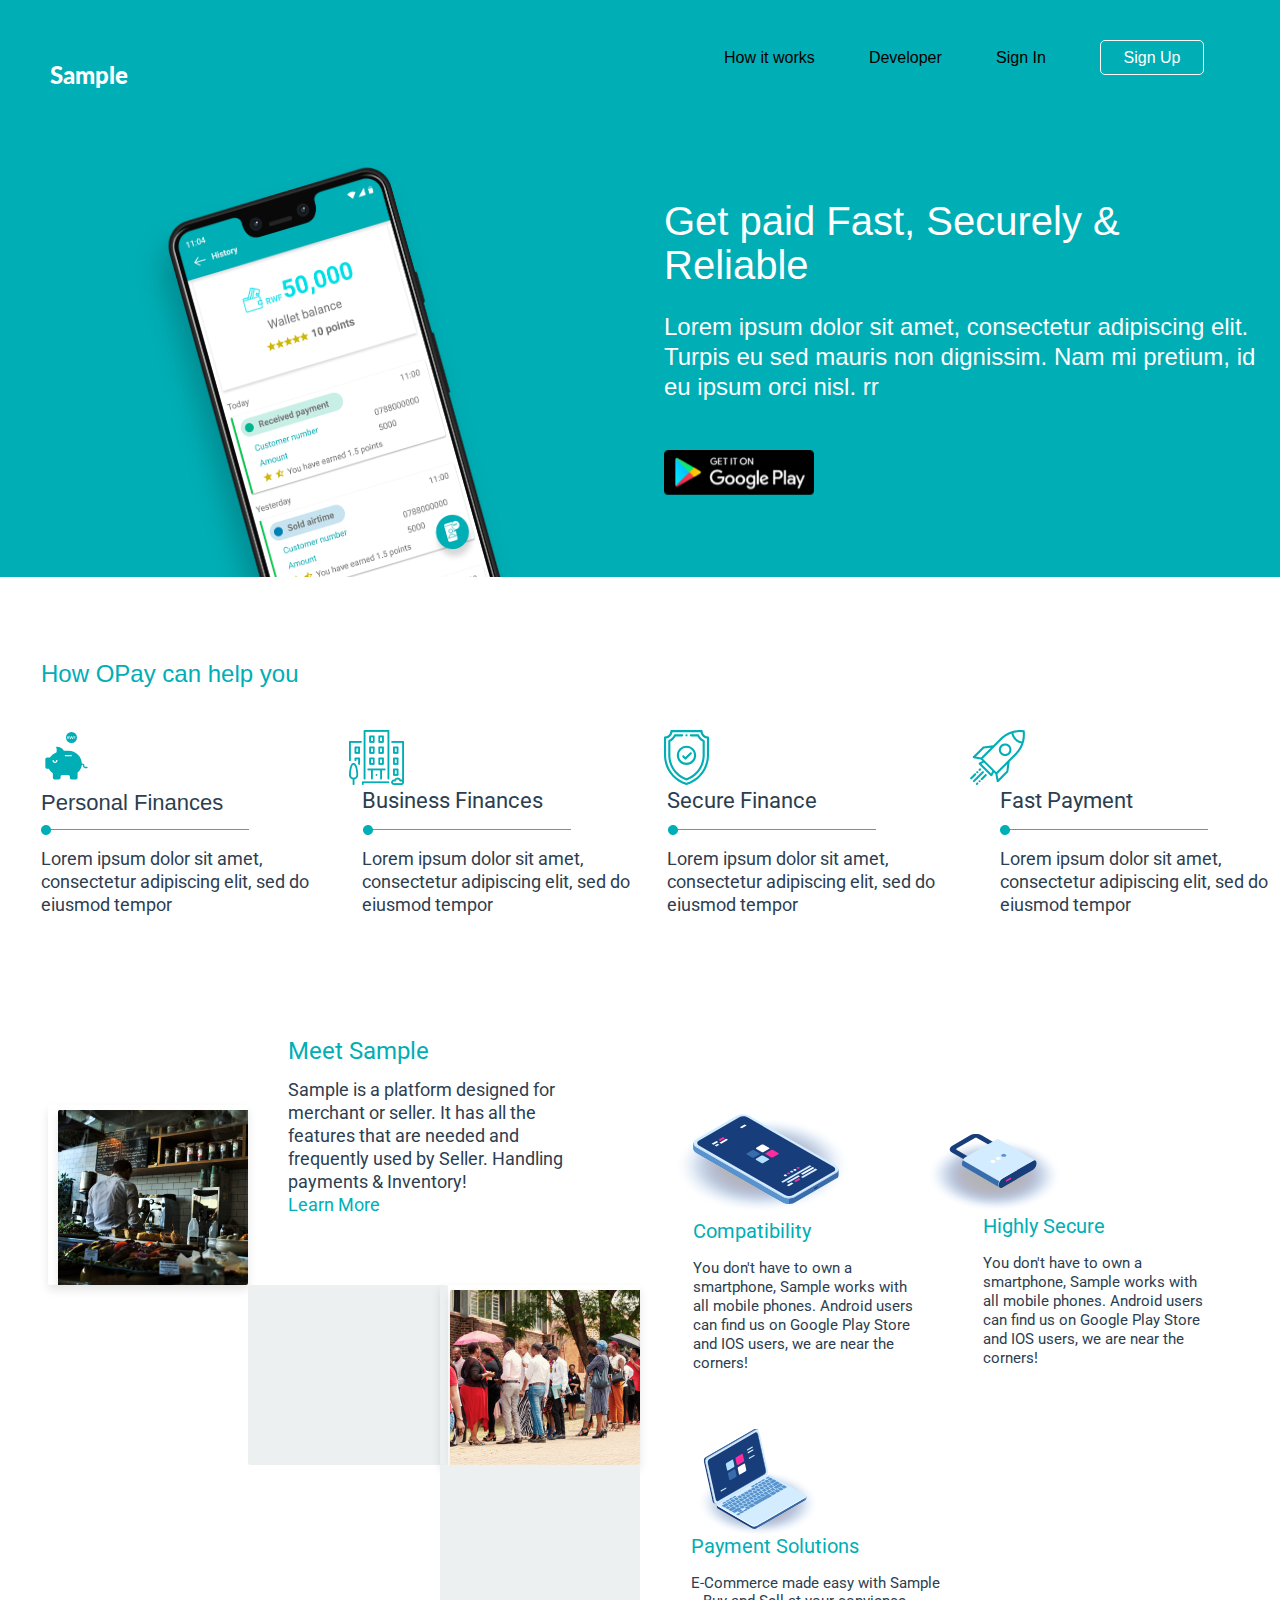
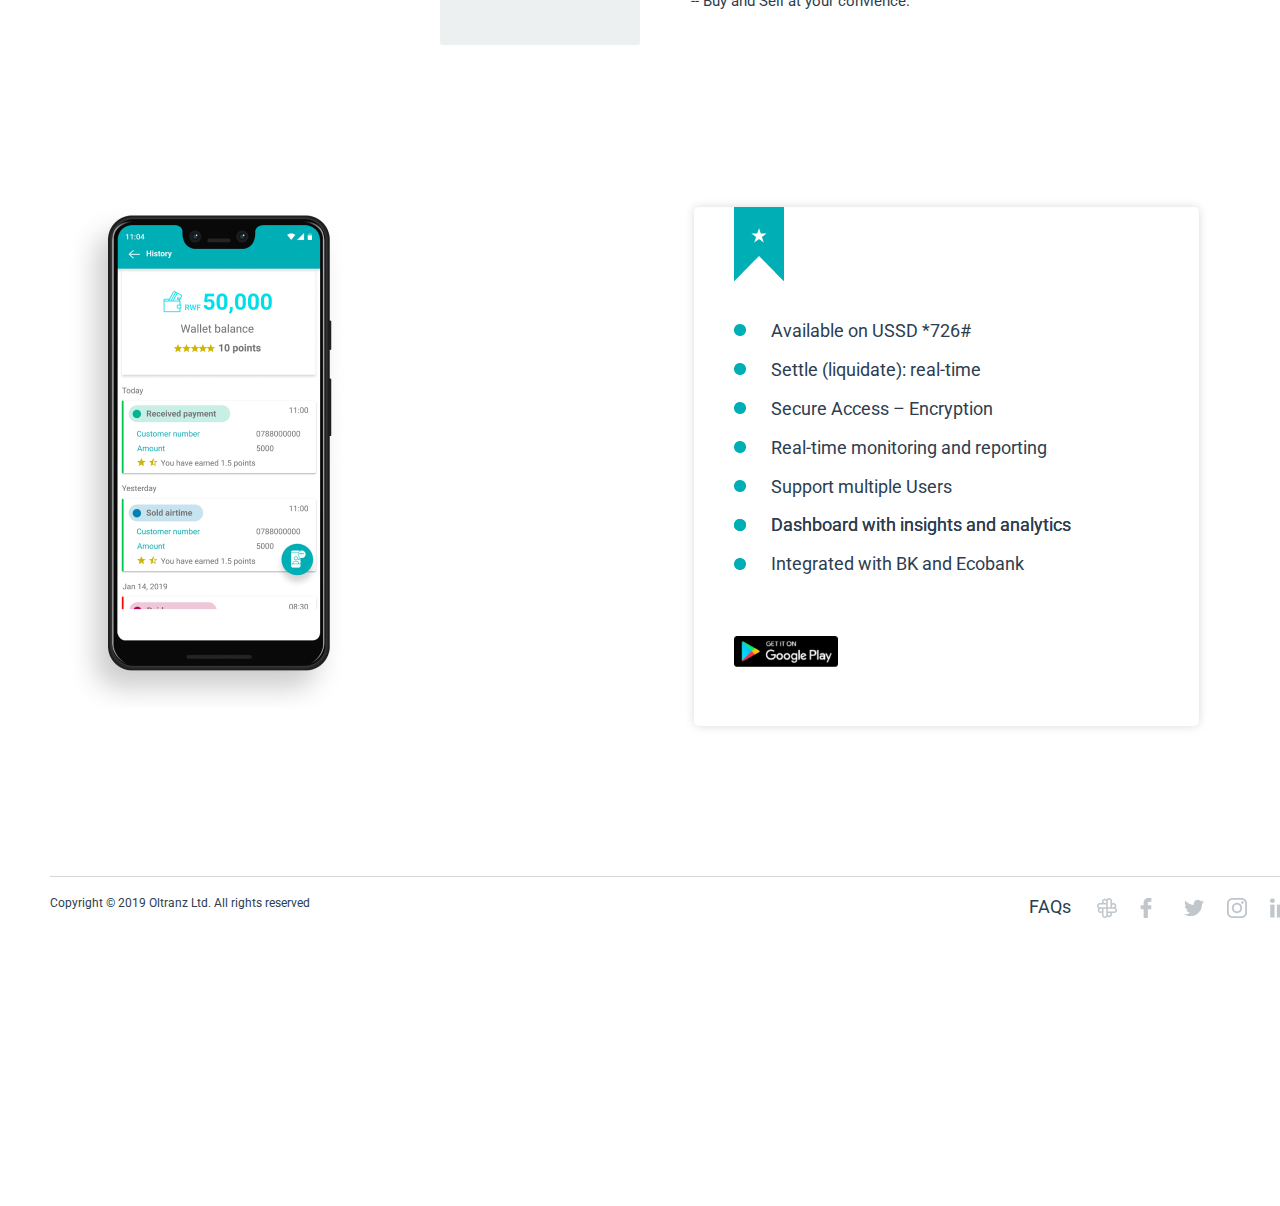
<file: index.html>
<!DOCTYPE html>
<!--[if lt IE 7]>      <html lang="en" class="no-js lt-ie9 lt-ie8 lt-ie7"> <![endif]-->
<!--[if IE 7]>         <html lang="en" class="no-js lt-ie9 lt-ie8"> <![endif]-->
<!--[if IE 8]>         <html lang="en" class="no-js lt-ie9"> <![endif]-->
<!--[if gt IE 8]><!--> <html lang="en" class="no-js"> <!--<![endif]-->
<head>
    <!-- meta charec set -->
    <meta charset="utf-8">
    <!-- Always force latest IE rendering engine or request Chrome Frame -->
    <meta http-equiv="X-UA-Compatible" content="IE=edge,chrome=1">
    <!-- Page Title -->
    <title>Home</title>
    <meta name="viewport" content="width=device-width, initial-scale=1">
    <!-- Google Font -->
    <link href="https://fonts.googleapis.com/css?family=Lato&display=swap" rel="stylesheet">
    <link href='css/w3.css' rel='stylesheet' type='text/css'>
    <link href='css/main.css' rel='stylesheet' type='text/css'>
    <link href="https://fonts.googleapis.com/css?family=Lato|Roboto&display=swap" rel="stylesheet">
</head>
<body>
<div class="container">
<div class="w3-row-padding">
    <div class="w3-col m12">
        <div class="background">
            <h1 class="sample">Sample</h1>
            <div class="bg-image-class">
            <img src="images/mobile.png" class="bg-image" />
            </div>
            <div class="bg-text-1">Get paid Fast, Securely & Reliable</div>
            <div class="bg-text-2">Lorem ipsum dolor sit amet, consectetur adipiscing elit. Turpis eu sed mauris non dignissim. Nam mi pretium, id eu ipsum orci nisl. rr</div>
            <div class="playstore"></div>
            <div class="links w3-right">
                <ul class="links-list">
                    <li><a href="#">How it works</a></li>
                    <li><a href="#">Developer</a></li>
                    <li><a href="login.html">Sign In</a></li>
                    <li><button class="signup" onclick="signup();">Sign Up</button></li>
                    <script>
                       function signup(){
                        window.location='register.html';
                       }
                    </script>
                </ul>
            </div>
            <div class="upper">
            <div class="how-opay">How OPay can help you </div>
            <div class="container">
            <div class="row" style="margin-left:139px;margin-top:40px;margin-right:auto;">
            <div class="w3-col m3">
                <img src="images/piggybank.svg" class="piggybank"/>
                <span class="personal-finance">Personal Finances</span>
                <img src="images/line.png" class="line"/>
                <span class="piggy-text">Lorem ipsum dolor sit amet, consectetur adipiscing elit, sed do eiusmod tempor</span>
                </div>
                <div class="w3-col m3">
                    <img src="images/building.png" class="building"/>
                    <span class="business-finances">Business Finances</span>
                    <img src="images/line.png"  class="line2"/>
                    <span class="business-text">
                        Lorem ipsum dolor sit amet, consectetur adipiscing elit, sed do eiusmod tempor
                    </span>
                </div>
                <div class="w3-col m3">
                    <img src="images/shield.svg" class="shield"/>
                    <span class="shielder">Secure Finance</span>
                    <img src="images/line.png"  class="line3" />
                    <span class="shield-text">Lorem ipsum dolor sit amet, consectetur adipiscing elit, sed do eiusmod tempor</span>
                </div>
                <div class="w3-col m3">
                    <span class="plane-hd">Fast Payment</span>
                    <img src="images/plane.png" class="plane"/>
                    <img src="images/line.png"  class="line4" />
                    <span class="plane-text">Lorem ipsum dolor sit amet, consectetur adipiscing elit, sed do eiusmod tempor</span>
                </div>
            </div>
            </div>
            </div>

            <div class="sample-hd">Meet Sample</div>
            <div class="sample-text">Sample is a platform designed for merchant or seller. It has all the features that are needed and frequently used by Seller. Handling payments & Inventory!
                <br/><a href="#" style="text-decoration:none;color:#00AEB5;">Learn More</a></div>
            <div class="bar"></div>
            <div>
                <img src="images/terd.svg" class="mobile-pics"/>
            </div>
            <div class="compatible">Compatibility</div>
            <div class="compatible-text">You don't have to own a smartphone, Sample works with all mobile phones. Android users can find us on Google Play Store and IOS users, we are near the corners!</div>
                <img src="images/secure.svg" class="secure"/>
            <div class="secure-text">Highly Secure</div>
            <div class="secure-text-2">You don't have to own a smartphone, Sample works with all mobile phones. Android users can find us on Google Play Store and IOS users, we are near the corners!</div>
            <div class="book-space"></div>
            <div class="james"></div>
            <div class="book-space2"></div>
            <div class="laptop"><img src="images/lap.svg"></div>
            <div class="payment-solution">Payment Solutions</div>
            <span class="pay-text">E-Commerce made easy with Sample -- Buy and Sell at your convience.</span>

           <div class="android-page"></div>
            <div class="rectangle-box"></div>
            <img src="images/tag.png" class="tag" />
            <img src="images/ellipse.png" class="dot1" />
            <span class="dot1-text">Available on USSD *726# </span>
            <img src="images/ellipse.png" class="dot2" />
            <span class="dot2-text"> Settle (liquidate): real-time</span>
            <img src="images/ellipse.png" class="dot3" />
            <span class="dot3-text">Secure Access – Encryption</span>
            <img src="images/ellipse.png" class="dot4" />
            <span class="dot4-text">Real-time monitoring and reporting</span>
            <img src="images/ellipse.png" class="dot5" />
            <span class="dot5-text">Support multiple Users</span>
            <img src="images/ellipse.png" class="dot6" />
            <span class="dot6-text">Dashboard with insights and analytics</span>
            <img src="images/ellipse.png" class="dot7" />
            <span class="dot7-text">Dashboard with insights and analytics</span>
            <img src="images/ellipse.png" class="dot8" />
            <span class="dot8-text">Integrated with BK and Ecobank</span>
            <div class="playstore-bottom"></div>
            <footer>
            <hr class="footer-line" />
            <div class="copyright">Copyright © 2019 Oltranz Ltd. All rights reserved</div>
            <div class="faqs">FAQs</div><br/><br/>
            <span class="slack"><img src="images/slack.png" /></span>
            <span class="facebook"><img src="images/facebook.png" /></span>
            <span class="twitter"><img src="images/twitter.png" /></span>
            <span class="instagram"><img src="images/instagram.svg" /></span>
            <span class="linkedin"><img src="images/LinkedIn.png" /></span>
              <div class="lined"></div>
            </footer>
        </div>
    </div>
</div>
</div>
</body>
</html>
</file>
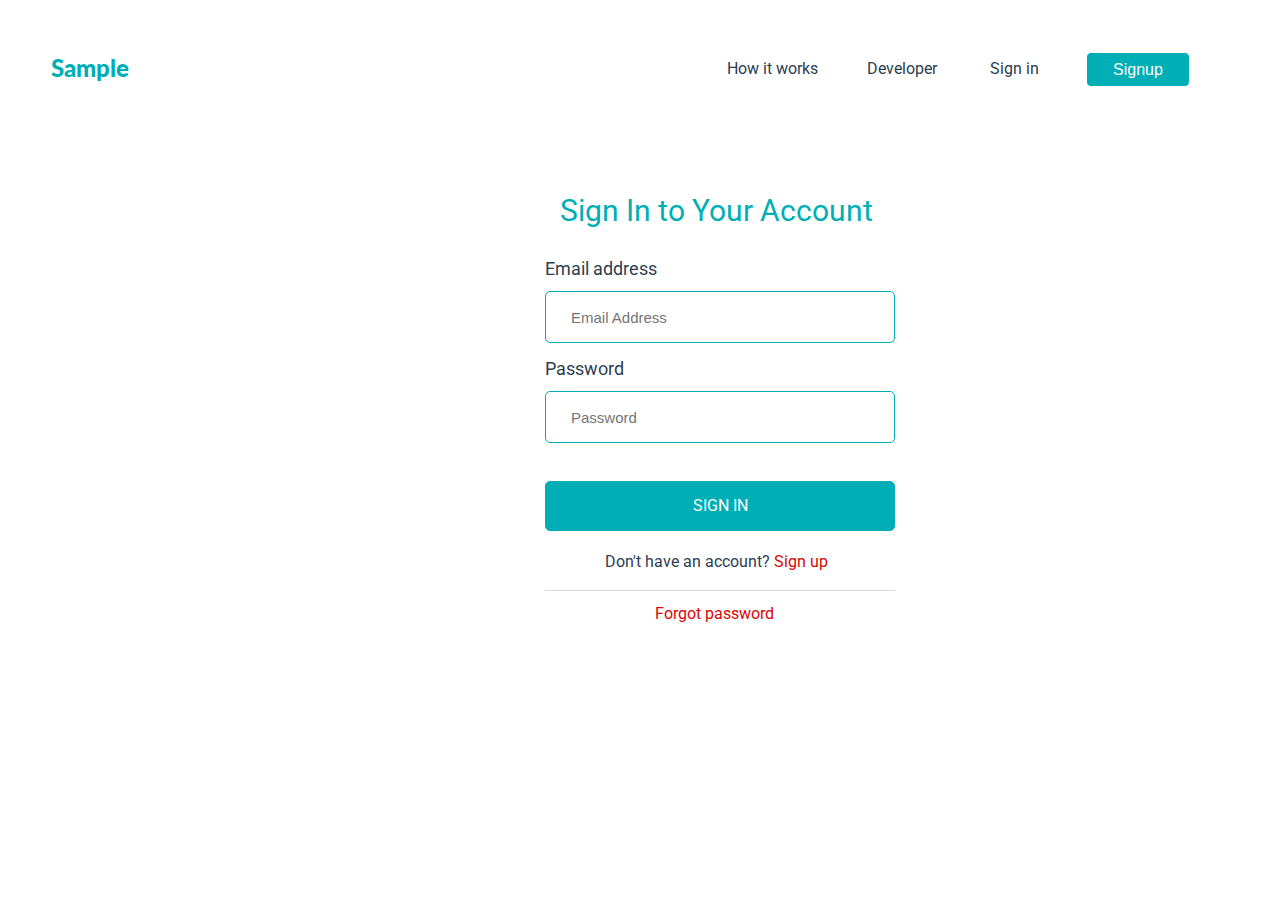
<file: login.html>
<!DOCTYPE html>
<!--[if lt IE 7]>      <html lang="en" class="no-js lt-ie9 lt-ie8 lt-ie7"> <![endif]-->
<!--[if IE 7]>         <html lang="en" class="no-js lt-ie9 lt-ie8"> <![endif]-->
<!--[if IE 8]>         <html lang="en" class="no-js lt-ie9"> <![endif]-->
<!--[if gt IE 8]><!--> <html lang="en" class="no-js"> <!--<![endif]-->
<head>
    <!-- meta charec set -->
    <meta charset="utf-8">
    <!-- Always force latest IE rendering engine or request Chrome Frame -->
    <meta http-equiv="X-UA-Compatible" content="IE=edge,chrome=1">
    <!-- Page Title -->
    <title>Login</title>
    <meta name="viewport" content="width=device-width, initial-scale=1">
    <!-- Google Font -->
    <link href="https://fonts.googleapis.com/css?family=Lato&display=swap" rel="stylesheet">
    <link href='css/w3.css' rel='stylesheet' type='text/css'>
    <link href='css/login.css' rel='stylesheet' type='text/css'>
    <link href="https://fonts.googleapis.com/css?family=Lato|Roboto&display=swap" rel="stylesheet">
</head>
<body>
<div class="container">
 <div class="w3-row-padding">
     <div class="w3-col m12">
         <div class="header"><a href="index.html" style="text-decoration:none;">Sample</a></div>
         <div class="how-it-works"><a href="#" style="text-decoration:none;">How it works</a></div>
         <div class="developer"><a href="#" style="text-decoration:none;">Developer</a></div>
         <div class="login"><a href="login.html" style="text-decoration:none;">Sign in</a></div>
         <div><button class="signup-text" onclick="signup();">Signup</button></div>
         <script>
             function signup(){
                 window.location='register.html';
             }
             </script>
         <div class="signin-text-header">Sign In to Your Account</div>
        <form>
        <label class="email-label">Email address</label>
         <input type="text" class="email" placeholder="Email Address" />
            <label class="password-label">Password</label>
            <input type="text" class="password" placeholder="Password" />
             <input type="submit" class="submit-button" value="SIGN IN" />
            <a href="register.html" class="account-question">Don't have an account? <span style="color:#D90606;">Sign up</span></a>
            <hr class="line">
            <a href="#" class="forgot-password" style="text-decoration:none;">Forgot password</a>
        </form>
         <div style="margin-top:340px;"></div>
     </div>
 </div>
</div>










































</body>
</html>
</file>
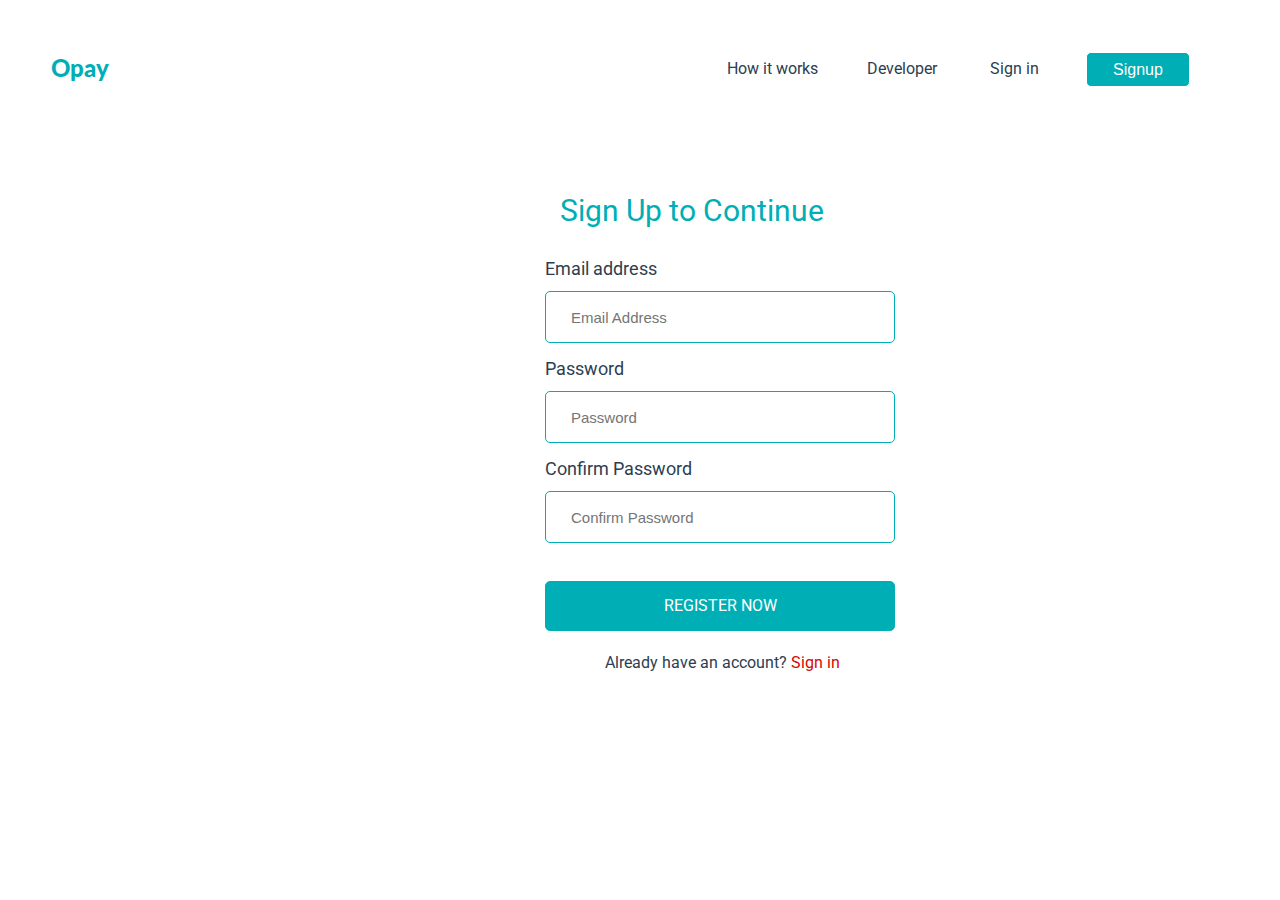
<file: register.html>
<!DOCTYPE html>
<!--[if lt IE 7]>      <html lang="en" class="no-js lt-ie9 lt-ie8 lt-ie7"> <![endif]-->
<!--[if IE 7]>         <html lang="en" class="no-js lt-ie9 lt-ie8"> <![endif]-->
<!--[if IE 8]>         <html lang="en" class="no-js lt-ie9"> <![endif]-->
<!--[if gt IE 8]><!--> <html lang="en" class="no-js"> <!--<![endif]-->
<head>
    <!-- meta charec set -->
    <meta charset="utf-8">
    <!-- Always force latest IE rendering engine or request Chrome Frame -->
    <meta http-equiv="X-UA-Compatible" content="IE=edge,chrome=1">
    <!-- Page Title -->
    <title>Register</title>
    <meta name="viewport" content="width=device-width, initial-scale=1">
    <!-- Google Font -->
    <link href="https://fonts.googleapis.com/css?family=Lato&display=swap" rel="stylesheet">
    <link href='css/w3.css' rel='stylesheet' type='text/css'>
    <link href='css/register.css' rel='stylesheet' type='text/css'>
    <link href="https://fonts.googleapis.com/css?family=Lato|Roboto&display=swap" rel="stylesheet">
</head>
<body>
<div class="container">
    <div class="w3-row-padding">
        <div class="w3-col m12">
            <div class="header"><a href="index.html" style="text-decoration:none;">Opay</a></div>
            <div class="how-it-works"><a href="#" style="text-decoration:none;">How it works</a></div>
            <div class="developer"><a href="#" style="text-decoration:none;">Developer</a></div>
            <div class="login"><a href="login.html" style="text-decoration:none;">Sign in</a></div>
            <div><button class="signup-text" onclick="signup();">Signup</button></div>
            <script>
                function signup(){
                    window.location='register.html';
                }
            </script>
            <div class="signin-text-header">Sign Up to Continue</div>
            <form>
                <label class="email-label">Email address</label>
                <input type="text" class="email" placeholder="Email Address" />
                <label class="password-label">Password</label>
                <input type="text" class="password" placeholder="Password" />
                <label class="confirm-password-text">Confirm Password</label>
                <input type="text" class="confirm-password" placeholder="Confirm Password" />
                <input type="submit" class="submit-button" value="REGISTER NOW" />
                <a href="login.html" class="account-question">Already have an account? <span style="color:#D90606;">Sign in</span></a>
            </form>
            <div style="margin-top:340px;"></div>
        </div>
    </div>
</div>
</body>
</html>
</file>
<file: css/main.css>
@import url('https://fonts.googleapis.com/css?family=Lato|Roboto&display=swap');

.sample {
    position: absolute;
    width: 79px;
    height: 29px;
    left: 50px;
    top: 50px;
    font-family: 'Lato', sans-serif;
    font-style: normal;
    font-weight: 900;
    font-size: 24px;
    line-height: 29px;
    color: #FFFFFF;
}

.background {
    background-image:url('../images/bg.svg');
    position: absolute;
    height: 577px;
    width:inherit;
    left: 0px;
    top: 0px;
    background: #00AEB5;
}

.bg-image-class {
    position: absolute;
    max-height:430px;
    overflow:hidden;
    margin-left: 128px;
    margin-top: 147.13px;
}

.bg-image {
    width: 420.93px;
    height: 606.88px;
    transform: rotate(-2.08deg);
}

.dot8 {
    position: absolute;
    left: 834px;
    top: 2158px;
}

.bg-text-1 {
    width: 457px;
    height: 88px;
    left: 664px;
    top: 199px;
    line-height:44px;
    position: absolute;
    font-family:"Avenir Next", sans-serif !important;
    font-size: 40px;
    color: #FFFFFF;
}

.bg-text-2 {
    position: absolute;
    width: 610px;
    height: 89px;
    left: 664px;
    top: 312px;
    font-family: "Avenir Next", sans-serif !important;
    font-size: 24px;
    line-height: 30px;
    color: #FFFFFF;
}
.playstore {
    position: absolute;
    width: 150px;
    height: 44.55px;
    left: 664px;
    top: 450px;
    background: url(../images/playstore.png);
    background-size:cover;
}
.links-list {top:58px;margin-right:51px;}

.links-list li{
    margin:25px;
    display:inline-block;
    font-family: "Avenir Next", sans-serif !important;
    font-size: 16px;
    line-height: 22px;
}
.links-list li a {
    text-decoration:none;
}
.links-list li a:hover {
    color:white;
}
.signup {
    width: 104px;
    height: 35px;
    background: #00AEB5;
    border: 0.7px solid #FFFFFF;
    box-sizing: border-box;
    border-radius: 5px;
    font-family: "Avenir Next", sans-serif !important;
    font-size: 16px;
    line-height: 22px;
    color: #FFFFFF;
    padding:6px;
}
.how-opay {
    width: 290px;
    height: 33px;
    margin-left: 141px;
    margin-top: 657px;
    font-family: "Avenir Next", sans-serif !important;
    font-size: 24px;
    line-height: 33px;
    color: #00AEB5;
}

.piggybank {
    width: 55px;
    height: 55px;
}

.personal-finance {
    position: absolute;
    width:200px;
    height: 31px;
    left: 141px;
    top: 786px;
    font-family:"Avenir Next", sans-serif !important;
    font-size: 22px;
    color: #2C3E50;
    max-width:100%;margin-right:auto;margin-left:auto;
}
.line {
    position: absolute;
    left: 141px;
    top: 825px;
    max-width:100%;margin-right:auto;margin-left:auto;
}
.line2 {
    position: absolute;
    top: 825px;
    left:463px;
    max-width:100%;margin-right:auto;margin-left:auto;
}
.line3 {
    position: absolute;
    top:825px;
    left:768px;
    max-width:100%;margin-right:auto;margin-left:auto;
}

.line4 {
    position: absolute;
    top:825px;
    left:1100px;
    max-width:100%;margin-right:auto;margin-left:auto;
}
.piggy-text {
    position: absolute;
    width: 270px;
    height: 71px;
    left: 141px;
    top: 847px;
    font-family: "Roboto", sans-serif !important;
    font-size:18px;
    line-height: 23px;
    color: #2C3E50;
    max-width:100%;margin-right:auto;margin-left:auto;
}
.business-finances {
    position: absolute;
    width: 200px;
    height: 31px;
    left: 462px;
    top: 786px;
    font-family:"Roboto", sans-serif !important;
    font-size: 22px;
    line-height: 30px;
    color: #2C3E50;
    max-width:100%;margin-right:auto;margin-left:auto;
}
.business-text {
    position: absolute;
    width: 270px;
    height: 71px;
    left: 462px;
    top: 847px;
    font-family:"Roboto", sans-serif !important;
    font-size: 18px;
    line-height: 23px;
    color: #2C3E50;
    max-width:100%;margin-right:auto;margin-left:auto;
}
.shield-text {
    position: absolute;
    width: 270px;
    height: 71px;
    left: 767px;
    top: 847px;
    font-family:"Roboto", sans-serif !important;
    font-size: 18px;
    line-height: 23px;
    color: #2C3E50;
    max-width:100%;margin-right:auto;margin-left:auto;
}
.shielder {
    position: absolute;
    width: 200px;
    height: 31px;
    left: 767px;
    top: 786px;
    font-family:"Roboto", sans-serif !important;
    font-size: 22px;
    line-height: 30px;
    color: #2C3E50;
    max-width:100%;margin-right:auto;margin-left:auto;
}

.plane-hd {
    position: absolute;
    width:200px;
    height: 31px;
    left: 1100px;
    top: 786px;
    font-family:"Roboto", sans-serif !important;
    font-size: 22px;
    line-height: 30px;
    color: #2C3E50;
    max-width:100%;margin-right:auto;margin-left:auto;
}
.plane-text {
    position: absolute;
    width: 270px;
    height: 71px;
    left: 1100px;
    top: 847px;
    font-family:"Roboto", sans-serif !important;
    font-size: 18px;
    line-height: 23px;
    color: #2C3E50;
    max-width:100%;margin-right:auto;margin-left:auto;
}
.sample-hd {
    position: absolute;
    width:200px;
    height: 33px;
    left: 388px;
    top: 1035px;
    font-family:"Roboto", sans-serif !important;
    font-size: 24px;
    line-height: 33px;
    color: #00AEB5;
    max-width:100%;margin-right:auto;margin-left:auto;
}
.sample-text {
    position: absolute;
    width: 284px;
    height: 141px;
    left: 388px;
    top: 1078px;
    font-family:"Roboto", sans-serif !important;
    font-size: 18px;
    line-height: 23px;
    color: #2C3E50;
    max-width:100%;margin-right:auto;margin-left:auto;
}

.bar {
    position: absolute;
    width: 200px;
    height: 180px;
    left: 148px;
    top: 1105px;
    background: url('../images/hj.png');
    box-shadow: 0px 5px 10px rgba(0, 0, 0, 0.1);
    border-radius: 2px;
}

.mobile-pics {
    position: absolute;
    left:750px;
    top: 1100px;
    background: #FFFFFF;
}

.compatible {
    position: absolute;
    width: 124px;
    height: 28px;
    left: 793px;
    top: 1218px;
    font-family:"Roboto", sans-serif !important;
    font-size: 20px;
    line-height: 27px;
    color: #00AEB5;
}

.secure {
    position: absolute;
    width: 175px;
    height: 101.03px;
    left: 1007px;
    top: 1125px;
}

.compatible-text {
    position: absolute;
    width: 222px;
    height: 125px;
    left: 793px;
    top: 1259px;
    font-family: "Roboto", sans-serif !important;
    font-size: 15px;
    line-height: 19px;
    color: #2C3E50;
}
.secure-text {
    position: absolute;
    width: 200px;
    height: 28px;
    left: 1083px;
    top: 1213px;
    font-family:"Roboto", sans-serif !important;
    font-size: 20px;
    line-height: 27px;
    color: #00AEB5;
}

.secure-text-2{
    position: absolute;
    width: 222px;
    height: 125px;
    left: 1083px;
    top: 1254px;
    font-family:"Roboto", sans-serif !important;
    font-size: 15px;
    line-height: 19px;
    color: #2C3E50;
}




.book-space {
    position: absolute;
    width: 200px;
    height: 180px;
    left: 348px;
    top: 1285px;
    background: #ECF0F1;
    border-radius: 2px;
}
.james {
    position: absolute;
    width: 200px;
    height: 180px;
    left: 540px;
    top: 1285px;
    background: url('../images/james.png');
    box-shadow: 0px 5px 10px rgba(0, 0, 0, 0.1);
    border-radius: 2px;
}

.book-space2 {
    position: absolute;
    width: 200px;
    height: 180px;
    left: 540px;
    top: 1465px;
    background: #ECF0F1;
    border-radius: 2px;
}

.laptop {
    position: absolute;
    width: 156.23px;
    height: 119.32px;
    left: 780.23px;
    top: 1429px;
}

.payment-solution {
    position: absolute;
    width: 200px;
    height: 28px;
    left: 791px;
    top: 1533px;
    font-family:"Roboto", sans-serif !important;
    font-size: 20px;
    line-height: 27px;
    color: #00AEB5;
}

.pay-text {
    position: absolute;
    width: 255px;
    height: 37px;
    left: 791px;
    top: 1574px;
    font-family:"Roboto", sans-serif !important;
    font-size: 15px;
    line-height: 18px;
    color: #2C3E50;
}
.android-page {
    position: absolute;
    width: 290px;
    height: 501px;
    left: 168px;
    top: 1807px;
    background: url('../images/android.png');
}
.rectangle-box {
    position: absolute;
    width: 505px;
    height: 519px;
    left: 794px;
    top: 1807px;
    background: #FFFFFF;
    box-shadow: 0px 0px 10px rgba(0, 0, 0, 0.15);
    border-radius: 5px;
}

.tag {
    position: absolute;
    width: 50px;
    height: 74px;
    left: 834px;
    top: 1807px;
}

.dot1 {
    position: absolute;
    width: 12px;
    height: 12px;
    left: 834px;
    top: 1924px;
}
.dot1-text {
    position: absolute;
    width: 250px;
    height: 25px;
    left: 871px;
    top: 1918px;
    font-family: "Roboto", sans-serif !important;
    font-size: 18px;
    line-height: 25px;
    color: #2C3E50;
}

.dot2 {
    position: absolute;
    width: 12px;
    height: 12px;
    left: 834px;
    top: 1963px;
}
.dot2-text {
    position: absolute;
    width:270px;
    height:25px;
    left: 871px;
    top: 1957px;
    font-family: "Roboto", sans-serif !important;
    font-size: 18px;
    line-height: 25px;
    color: #2C3E50;
}
.dot3 {
    position: absolute;
    width: 12px;
    left: 834px;
    top: 2002px;
}
.dot3-text {
    position: absolute;
    width: 270px;
    height: 25px;
    left: 871px;
    top: 1996px;
    font-family: "Roboto", sans-serif !important;
    font-size: 18px;
    line-height: 25px;
    color: #2C3E50;
}
.dot4 {
    position: absolute;
    left: 834px;
    top: 2041px;
}
.dot4-text {
    position: absolute;
    width: 391px;
    height: 25px;
    left: 871px;
    top: 2035px;
    font-family:"Roboto", sans-serif !important;
    font-size: 18px;
    line-height: 25px;
    color: #2C3E50;
}
.dot5 {
    position: absolute;
    left: 834px;
    top: 2080px;
}
.dot5-text {
    position: absolute;
    width:260px;
    height: 25px;
    left: 871px;
    top: 2074px;
    font-family:"Roboto", sans-serif !important;
    font-size: 18px;
    line-height: 25px;
    color: #2C3E50;
}
.dot6 {
    position: absolute;
    left: 834px;
    top: 2119px;
}
.dot6-text {
    position: absolute;
    width: 309px;
    height: 25px;
    left: 871px;
    top: 2112px;
    font-family:"Roboto", sans-serif !important;
    font-size: 18px;
    line-height: 25px;
    color: #2C3E50;
}
.dot7 {
    position: absolute;
    left: 834px;
    top: 2119px;
}
.dot7-text {
    position: absolute;
    width: 309px;
    height: 25px;
    left: 871px;
    top: 2112px;
    font-family:"Roboto", sans-serif !important;
    font-size: 18px;
    line-height: 25px;
    color: #2C3E50;
}
.dot8-text {
    position: absolute;
    width: 264px;
    height: 25px;
    left: 871px;
    top: 2151px;
    font-size: 18px;
    line-height: 25px;
    color: #2C3E50;
    font-family:"Roboto", sans-serif !important;
}

.playstore-bottom {
    position: absolute;
    width: 104px;
    height: 31px;
    left: 834px;
    top: 2236px;
    background: url('../images/playstore.png');
    background-size:cover;
}

.footer-line {
    position: absolute;
    width: 1340px;
    height: 0px;
    left: 50px;
    top: 2456px;
    border:none;
    height:0.5px;
    color:#d7d7db;
    background-color:#d7d7db;
}
.copyright {
    position: absolute;
    width: 267px;
    height: 15px;
    left: 50px;
    top: 2496px;
    font-family:"Roboto", sans-serif !important;
    font-size: 12px;
    line-height: 15px;
    color: #2C3E50;
}
.faqs {
    position: absolute;
    width: 45px;
    height: 23px;
    left: 1129px;
    top: 2496px;
    font-family:"Roboto", sans-serif !important;
    font-size: 18px;
    line-height: 22px;
    color: #2C3E50;
}
.slack {
    position: absolute;
    width: 20px;
    height: 20px;
    left: 1197px;
    top: 2496px;
}
.facebook {
    position: absolute;
    width: 20px;
    height: 20px;
    left: 1240px;
    top: 2496px;
}
.twitter {
    position: absolute;
    width: 20px;
    height: 20px;
    left: 1284px;
    top: 2496px;
}
.instagram {
    position: absolute;
    width: 20px;
    height: 20px;
    left: 1327px;
    top: 2496px;
}

.linkedin {
    position: absolute;
    width: 20px;
    height: 20px;
    left: 1370px;
    top: 2496px;
}
.clearfix {
    top: 340px;
}
.lined {
    position: absolute;
    width: 2402.38px;
    height: 345.47px;
    left: 1843.1px;
    top: 2200px;
    border: 0.3px solid rgba(0, 174, 181, 0.4);
    transform: matrix(-0.98, 0.22, 0.2, 0.98, 0, 0);
}
@media(max-width:1380px){
    .upper,.piggy-text,.business-finances,.line2,.personal-finance,.line,.business-text,.line3,.shielder,.shield-text,.plane-hd,.line4,.plane-text,
    .sample-hd,.sample-text,.bar,.mobile-pics,.compatible,.compatible-text,.secure,.secure-text,.secure-text-2,.book-space,.book-space2,.james,
    .laptop,.payment-solution,.pay-text,.android-page,.rectangle-box,.tag,.dot1,.dot2,.dot3,.dot4,.dot5,.dot6,.dot7,.dot8,.dot1-text,.dot2-text,.dot3-text,.dot4-text,
    .dot5-text,.dot6-text,.dot7-text,.dot8-text,.playstore-bottom,.twitter,.facebook,.instagram,.linkedin,.slack,.faqs{
        margin-left:-100px;
    }
}
</file>
<file: css/login.css>
.header {
    position: absolute;
    left: 51px;
    top: 50px;
    font-weight:bold;
    font-family: 'Lato',sans-serif !important;
    font-style: normal;
    font-weight: 900;
    font-size: 24px;
    color: #00AEB5;
}
.how-it-works {
    position: absolute;
    left: 927px;
    top: 58px;
    font-family: 'Roboto',sans-serif;
    font-size: 16px;
    line-height: 22px;
    text-align: right;
    color: #2C3E50;
}
.developer {
    position: absolute;
    left: 1067px;
    top: 58px;
    font-family:'Roboto',sans-serif;
    font-size: 16px;
    line-height: 22px;
    color: #2C3E50;
}
.login {
    position: absolute;
    left: 1190px;
    top: 58px;
    font-family:'Roboto',sans-serif;
    font-size: 16px;
    line-height: 22px;
    color: #2C3E50;
}
.signup {
    position: absolute;
    width: 104px;
    height: 35px;
    left: 1286px;
    top: 52px;
    background: #00AEB5;
    border: 0.7px solid #FFFFFF;
    box-sizing: border-box;
    border-radius: 5px;
}
.signup-text {
    font-size: 16px;
    line-height: 22px;
    color: #FFFFFF;
    text-decoration:none;
    position: absolute;
    width: 104px;
    height: 35px;
    left: 1286px;
    top: 52px;
    background: #00AEB5;
    border: 0.7px solid #FFFFFF;
    box-sizing: border-box;
    border-radius: 5px;
}

.signin-text-header {
    position: absolute;
    width: 321px;
    height: 41px;
    left: 560px;
    top: 190px;
    font-family:'Roboto',sans-serif;
    font-size: 30px;
    line-height: 41px;
    color: #00AEB5;
}
.email-label{
    position: absolute;
    left: 545px;
    top: 256px;
    font-family:'Roboto',sans-serif;
    font-size: 18px;
    line-height: 25px;
    color: #2C3E50;
}
.email {
    position: absolute;
    width: 350px;
    height: 50px;
    left: 545px;
    top: 291px;
    background: #FFFFFF;
    border: 0.5px solid #00AEB5;
    box-sizing: border-box;
    border-radius: 5px;
    padding:25px;
    color: rgba(44, 62, 80, 0.5);
}
.password-label {
    position: absolute;
    left: 545px;
    top: 356px;
    font-family:'Roboto',sans-serif;
    font-size: 18px;
    line-height: 25px;
    color: #2C3E50;
}
.password{
    position: absolute;
    width: 350px;
    height: 50px;
    left: 545px;
    top: 391px;
    background: #FFFFFF;
    border: 0.5px solid #00AEB5;
    box-sizing: border-box;
    border-radius: 5px;
    padding:25px;
    color: rgba(44, 62, 80, 0.5);
}
.submit-button {
    position: absolute;
    width: 350px;
    height: 50px;
    left: 545px;
    top: 481px;
    background: #00AEB5;
    border: 0.5px solid #00AEB5;
    box-sizing: border-box;
    border-radius: 5px;
    font-family: 'Roboto',sans-serif;
    font-size: 16px;
    color: #FFFFFF;
}

.account-question {
    position: absolute;
    width: 231px;
    height: 22px;
    left: 605px;
    top: 551px;
    font-family:'Roboto',sans-serif;
    font-size: 16px;
    line-height: 22px;
    color: #2C3E50;
    text-decoration:none;
}
.line {
    position: absolute;
    width: 350px;
    left: 545px;
    top: 570px;
    border:none;
    height:0.5px;
    color:#d7d7db;
    background-color:#d7d7db;
}
.forgot-password {
    position: absolute;
    width: 131px;
    height: 22px;
    left: 655px;
    top: 603px;
    font-family:'Roboto',sans-serif;
    font-size: 16px;
    line-height: 22px;
    color: #D90606;
}
@media (max-width: 1399px){
 .developer,.login,.signup-text,.how-it-works {margin-left:-200px;}
}
</file>
<file: css/register.css>
.header {
    position: absolute;
    left: 51px;
    top: 50px;
    font-weight:bold;
    font-family: 'Lato',sans-serif !important;
    font-style: normal;
    font-weight: 900;
    font-size: 24px;
    color: #00AEB5;
}
.how-it-works {
    position: absolute;
    left: 927px;
    top: 58px;
    font-family: 'Roboto',sans-serif;
    font-size: 16px;
    line-height: 22px;
    text-align: right;
    color: #2C3E50;
}
.developer {
    position: absolute;
    left: 1067px;
    top: 58px;
    font-family:'Roboto',sans-serif;
    font-size: 16px;
    line-height: 22px;
    color: #2C3E50;
}
.login {
    position: absolute;
    left: 1190px;
    top: 58px;
    font-family:'Roboto',sans-serif;
    font-size: 16px;
    line-height: 22px;
    color: #2C3E50;
}
.signup {
    position: absolute;
    width: 104px;
    height: 35px;
    left: 1286px;
    top: 52px;
    background: #00AEB5;
    border: 0.7px solid #FFFFFF;
    box-sizing: border-box;
    border-radius: 5px;
}
.signup-text {
    font-size: 16px;
    line-height: 22px;
    color: #FFFFFF;
    text-decoration:none;
    position: absolute;
    width: 104px;
    height: 35px;
    left: 1286px;
    top: 52px;
    background: #00AEB5;
    border: 0.7px solid #FFFFFF;
    box-sizing: border-box;
    border-radius: 5px;
}
.signin-text-header {
    position: absolute;
    width: 321px;
    height: 41px;
    left: 560px;
    top: 190px;
    font-family:'Roboto',sans-serif;
    font-size: 30px;
    line-height: 41px;
    color: #00AEB5;
}
.email-label{
    position: absolute;
    left: 545px;
    top: 256px;
    font-family:'Roboto',sans-serif;
    font-size: 18px;
    line-height: 25px;
    color: #2C3E50;
}
.email {
    position: absolute;
    width: 350px;
    height: 50px;
    left: 545px;
    top: 291px;
    background: #FFFFFF;
    border: 0.5px solid #00AEB5;
    box-sizing: border-box;
    border-radius: 5px;
    padding:25px;
    color: rgba(44, 62, 80, 0.5);
}
.password-label {
    position: absolute;
    left: 545px;
    top: 356px;
    font-family:'Roboto',sans-serif;
    font-size: 18px;
    line-height: 25px;
    color: #2C3E50;
}
.password{
    position: absolute;
    width: 350px;
    height: 50px;
    left: 545px;
    top: 391px;
    background: #FFFFFF;
    border: 0.5px solid #00AEB5;
    box-sizing: border-box;
    border-radius: 5px;
    padding:25px;
    color: rgba(44, 62, 80, 0.5);
}
.submit-button {
    position: absolute;
    width: 350px;
    height: 50px;
    left: 545px;
    top: 581px;
    background: #00AEB5;
    border: 0.5px solid #00AEB5;
    box-sizing: border-box;
    border-radius: 5px;
    font-family: 'Roboto',sans-serif;
    font-size: 16px;
    color: #FFFFFF;
}

.account-question {
    position: absolute;
    width: 261px;
    height: 22px;
    left: 605px;
    top: 652px;
    font-family:'Roboto',sans-serif;
    font-size: 16px;
    line-height: 22px;
    color: #2C3E50;
    text-decoration:none;
}
.line {
    position: absolute;
    width: 350px;
    height: 0px;
    left: 545px;
    top: 588px;
    border: 0.05px solid #2C3E50;
}
.forgot-password {
    position: absolute;
    width: 131px;
    height: 22px;
    left: 655px;
    top: 603px;
    font-family:'Roboto',sans-serif;
    font-size: 16px;
    line-height: 22px;
    color: #D90606;
}
.confirm-password-text {
    position: absolute;
    width: 148px;
    height: 25px;
    left: 545px;
    top: 456px;
    font-family:'Roboto',sans-serif;
    font-size: 18px;
    line-height: 25px;
    color: #2C3E50;
}

.confirm-password{
    position: absolute;
    width: 350px;
    height: 50px;
    left: 545px;
    top: 491px;
    background: #FFFFFF;
    border: 0.5px solid #00AEB5;
    box-sizing: border-box;
    border-radius: 5px;
    padding:25px;
    color: rgba(44, 62, 80, 0.5);
}
@media (max-width: 1399px){
    .developer,.login,.signup-text,.how-it-works {margin-left:-200px;}
}
</file>
